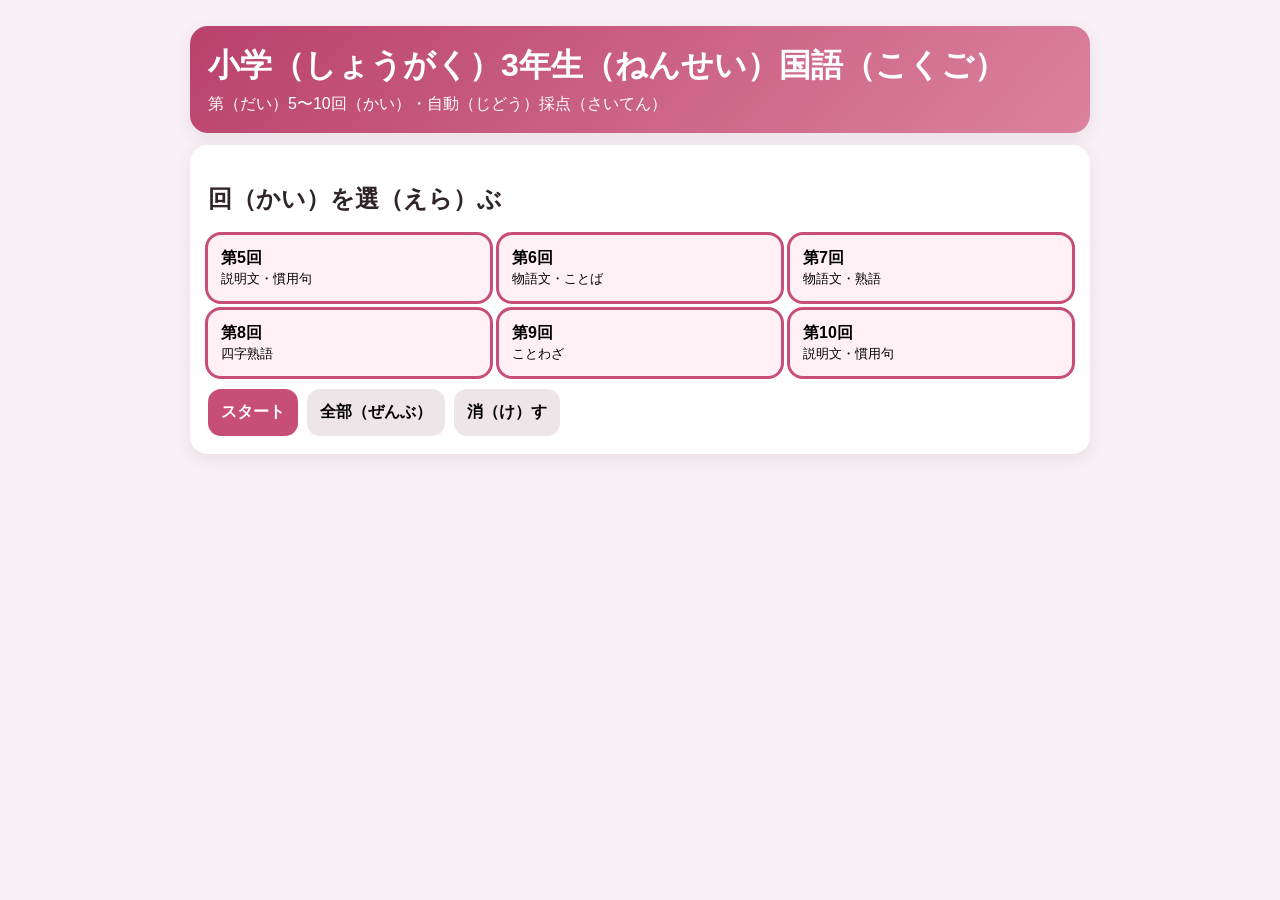
<file: kokugo/index.html>
<!doctype html><meta charset=utf-8><meta name=viewport content="width=device-width,initial-scale=1"><title>小3国語</title><style>body{margin:0;background:#f8f1f5;font-family:-apple-system,"Yu Gothic",sans-serif;color:#30242b}main{max-width:900px;margin:auto;padding:14px}header,.box{background:#fff;border-radius:18px;padding:18px;margin:12px 0;box-shadow:0 5px 18px #61324a18}header{background:linear-gradient(135deg,#b9416b,#dc829e);color:#fff}h1{margin:0 0 6px}.grid{display:grid;grid-template-columns:repeat(3,1fr);gap:9px}button{font:inherit}.lesson,.choice,.btn{border:0;border-radius:13px;padding:13px}.lesson{background:#f4e8ed;text-align:left}.lesson.on{outline:3px solid #c64e77;background:#fff0f5}.lesson b{display:block}.row{display:flex;gap:9px;flex-wrap:wrap;margin-top:13px}.btn{font-weight:800}.go{background:#c64e77;color:#fff}.sub{background:#eee5e9}.q{font-size:22px;line-height:1.65;font-weight:800}.choices{display:grid;gap:10px;margin-top:15px}.choice{text-align:left;background:#fff;border:2px solid #e2d1d8;font-size:18px}.ok{background:#eaf8ef!important;border-color:#16803c!important}.ng{background:#fff0f0!important;border-color:#c62828!important}.hide{display:none}.exp{background:#faf6f8;border-radius:12px;padding:13px;margin-top:12px;line-height:1.6}.bar{height:11px;background:#eadfe4;border-radius:9px;overflow:hidden;margin-top:14px}.bar i{display:block;height:100%;background:#c64e77}.score{font-size:56px;text-align:center;color:#c64e77;font-weight:900}.rev{padding:10px;border-left:6px solid #ccc;margin:8px 0;background:#fffafd}.rev.ok{border-color:#16803c}.rev.ng{border-color:#c62828}@media(max-width:600px){.grid{grid-template-columns:1fr 1fr}.q{font-size:20px}}</style><main><header><h1>小学（しょうがく）3年生（ねんせい）国語（こくご）</h1>第（だい）5〜10回（かい）・自動（じどう）採点（さいてん）</header><section id=s class=box><h2>回（かい）を選（えら）ぶ</h2><div id=g class=grid></div><div class=row><button class="btn go" onclick=start()>スタート</button><button class="btn sub" onclick="sel=new Set([5,6,7,8,9,10]);draw()">全部（ぜんぶ）</button><button class="btn sub" onclick="sel.clear();draw()">消（け）す</button></div></section><section id=q class="box hide"><b id=m></b><div id=t class=q></div><div id=c class=choices></div><div id=e class="exp hide"></div><div class=bar><i id=b></i></div><div class=row><button id=n class="btn go hide" onclick=next()>次（つぎ）</button><button class="btn sub" onclick=home()>中断（ちゅうだん）</button></div></section><section id=r class="box hide"><div id=sc class=score></div><h2 id=rt style="text-align:center"></h2><p id=sm style="text-align:center"></p><div class=row><button class="btn go" onclick=retry()>まちがい直（なお）し</button><button class="btn sub" onclick=home()>選（えら）び直（なお）す</button></div><div id=rv></div></section><script>const L={5:'説明文・慣用句',6:'物語文・ことば',7:'物語文・熟語',8:'四字熟語',9:'ことわざ',10:'説明文・慣用句'},Q=[];const A=(l,k,q,a,e)=>Q.push({l,k,q,a,e});A(5,'説明文','書（か）き始（はじ）めを一字分（いちじぶん）下（さ）げた文章（ぶんしょう）のまとまりは？','形式段落（けいしきだんらく）','形式段落です');A(5,'説明文','段落（だんらく）で筆者（ひっしゃ）が最（もっと）も伝（つた）えたい内容（ないよう）は？','要点（ようてん）','大切な内容が要点です');A(5,'説明文','文章（ぶんしょう）の最後（さいご）のまとめは？','結論（けつろん）','最後のまとめが結論です');[['目（め）を丸（まる）くする','とても驚（おどろ）く'],['目（め）を細（ほそ）める','うれしそうにほほえむ'],['目（め）が回（まわ）る','とても忙（いそが）しい'],['耳（みみ）が痛（いた）い','弱点（じゃくてん）を言（い）われてつらい'],['猫（ねこ）をかぶる','本性（ほんしょう）をかくしておとなしく見（み）せる'],['水（みず）に流（なが）す','過去（かこ）のことを問題（もんだい）にしない'],['顔（かお）が広（ひろ）い','知（し）り合（あ）いが多（おお）い']].forEach(x=>A(5,'慣用句','「'+x[0]+'」の意味（いみ）は？',x[1],x[1]+'ことです'));A(6,'物語文','人物（じんぶつ）の気持（きも）ちを読（よ）む手（て）がかりは？','行動（こうどう）や会話（かいわ）','行動・会話・表情が手がかりです');A(6,'物語文','気持（きも）ちが変（か）わった理由（りゆう）を考（かんが）えるときは？','その前（まえ）のできごとを確（たし）かめる','きっかけを探します');A(6,'ことば','「白（しろ）い花（はな）が庭（にわ）に咲（さ）く」の主語（しゅご）は？','白（しろ）い花（はな）が','何が、に当たる部分です');A(6,'ことば','同（おな）じ文（ぶん）の述語（じゅつご）は？','咲（さ）く','どうする、に当たる部分です');A(6,'ことば','「大（おお）きな犬（いぬ）」で犬をくわしくする言葉は？','大（おお）きな','修飾語です');A(6,'熟語','「国（くに）が立（た）てる」という関係の熟語は？','国立（こくりつ）','主語・述語の関係です');A(6,'熟語','「親（した）しい友（とも）」という関係の熟語は？','親友（しんゆう）','上の漢字が下を説明します');A(7,'物語文','気持（きも）ちの動（うご）きを読（よ）む順番（じゅんばん）は？','できごと→気持（きも）ち→反応（はんのう）','この順番で追います');A(7,'物語文','「肩（かた）を落（お）とす」から分かる気持ちは？','がっかりしている','失望を表します');A(7,'熟語','似（に）た意味（いみ）の漢字を組み合わせた熟語は？','温暖（おんだん）','温と暖は似た意味です');A(7,'熟語','反対（はんたい）の意味の漢字を組み合わせた熟語は？','寒暖（かんだん）','寒と暖は反対です');A(7,'熟語','「書（しょ）を読（よ）む」という関係の熟語は？','読書（どくしょ）','下の漢字が目的を表します');[['意気投合（いきとうごう）','気持（きも）ちや考（かんが）えがぴったり合（あ）う'],['一部始終（いちぶしじゅう）','最初（さいしょ）から最後（さいご）まで全部（ぜんぶ）'],['温故知新（おんこちしん）','昔（むかし）を学（まな）び新（あたら）しい知識（ちしき）を得（え）る'],['我田引水（がでんいんすい）','自分（じぶん）に都合（つごう）よく考（かんが）える'],['完全無欠（かんぜんむけつ）','欠点（けってん）がまったくない'],['前代未聞（ぜんだいみもん）','今（いま）まで聞（き）いたことがないほど珍（めずら）しい'],['大器晩成（たいきばんせい）','大（おお）きな才能（さいのう）が後（あと）になって実（みの）る'],['日進月歩（にっしんげっぽ）','日々（ひび）たえず進歩（しんぽ）する'],['付和雷同（ふわらいどう）','自分の考えをもたず人に合わせる'],['臨機応変（りんきおうへん）','その場（ば）に合（あ）わせて適切（てきせつ）に行動（こうどう）する']].forEach(x=>A(8,'四字熟語','「'+x[0]+'」の意味は？',x[1],x[1]+'ことです'));[['石橋（いしばし）をたたいて渡（わた）る','用心（ようじん）に用心を重（かさ）ねる'],['鬼（おに）に金棒（かなぼう）','強（つよ）いものがさらに強くなる'],['溺（おぼ）れる者（もの）はわらをもつかむ','危険（きけん）が迫（せま）ると頼れないものにもすがる'],['弘法（こうぼう）にも筆（ふで）の誤（あやま）り','名人（めいじん）でも失敗することがある'],['転（ころ）ばぬ先（さき）の杖（つえ）','失敗しないよう前もって準備する'],['提灯（ちょうちん）に釣（つ）り鐘（がね）','比（くら）べものにならないほど差がある'],['塵（ちり）も積（つ）もれば山となる','小さなことも積み重なれば大きくなる'],['時（とき）は金（かね）なり','時間は貴重である'],['長（なが）い物（もの）には巻（ま）かれろ','強い相手には従うほうがよい']].forEach(x=>A(9,'ことわざ','「'+x[0]+'」の意味は？',x[1],x[1]+'という意味です'));A(10,'説明文','文章全体（ぶんしょうぜんたい）で筆者が最も伝えたいことは？','要旨（ようし）','文章全体の中心が要旨です');[['猫（ねこ）の手（て）も借（か）りたい','とても忙しく、だれでもよいから手伝ってほしい'],['青菜（あおな）に塩（しお）','元気がなく、しおれている'],['鵜（う）のみ','よく考えず、そのまま信じる'],['瓜（うり）二（ふた）つ','顔や姿がとてもよく似ている'],['虫（むし）の居所（いどころ）が悪（わる）い','機嫌（きげん）が悪い'],['虫（むし）が知（し）らせる','なんとなく悪い予感がする'],['狐（きつね）につままれる','意外なことにあっけにとられる'],['袋（ふくろ）のねずみ','逃げ出せない状態'],['猫（ねこ）を被（かぶ）る','本性をかくしておとなしく見せる']].forEach(x=>A(10,'慣用句','「'+x[0]+'」の意味は？',x[1],x[1]+'ことです'));let sel=new Set([5,6,7,8,9,10]),items=[],idx=0,ans=[],lock=0;const $=x=>document.getElementById(x),mix=a=>[...a].sort(()=>Math.random()-.5);function opts(a){return mix([a,'文字（もじ）どおりの意味','とても楽（たの）しい','何（なに）もしなくてよい'])}function draw(){g.innerHTML='';Object.keys(L).forEach(k=>{let x=document.createElement('button');x.className='lesson'+(sel.has(+k)?' on':'');x.innerHTML='<b>第'+k+'回</b><small>'+L[k]+'</small>';x.onclick=()=>{sel.has(+k)?sel.delete(+k):sel.add(+k);draw()};g.appendChild(x)})}function start(list){items=list||mix(Q.filter(x=>sel.has(x.l)));if(!items.length)return alert('回を選んでください');idx=0;ans=[];s.classList.add('hide');r.classList.add('hide');q.classList.remove('hide');show()}function show(){lock=0;let x=items[idx],o=opts(x.a);m.textContent='第'+x.l+'回・'+x.k+'　'+(idx+1)+' / '+items.length;t.textContent=x.q;c.innerHTML='';e.classList.add('hide');n.classList.add('hide');o.forEach(v=>{let z=document.createElement('button');z.className='choice';z.textContent=v;z.onclick=()=>pick(v,z,o);c.appendChild(z)});b.style.width=idx/items.length*100+'%'}function pick(v,z,o){if(lock)return;lock=1;ans[idx]=v;[...c.children].forEach((x,i)=>{x.disabled=1;if(o[i]===items[idx].a)x.classList.add('ok')});if(v!==items[idx].a)z.classList.add('ng');e.textContent=(v===items[idx].a?'正解！ ':'おしい！ ')+items[idx].e;e.classList.remove('hide');n.classList.remove('hide')}function next(){if(++idx<items.length)show();else done()}function done(){q.classList.add('hide');r.classList.remove('hide');let good=items.filter((x,i)=>ans[i]===x.a).length,p=Math.round(good/items.length*100);sc.textContent=p+'点';rt.textContent=p>=90?'すばらしい！':p>=75?'よくできました！':'まちがい直しをしよう';sm.textContent=items.length+'問のうち '+good+'問正解';rv.innerHTML='';items.forEach((x,i)=>{let d=document.createElement('div'),ok=ans[i]===x.a;d.className='rev '+(ok?'ok':'ng');d.innerHTML='<b>'+x.q+'</b><br>あなたの答え：'+ans[i]+'<br>正解：'+x.a+'<br>'+x.e;rv.appendChild(d)})}function retry(){start(items.filter((x,i)=>ans[i]!==x.a))}function home(){q.classList.add('hide');r.classList.add('hide');s.classList.remove('hide')}draw();</script>
</file>
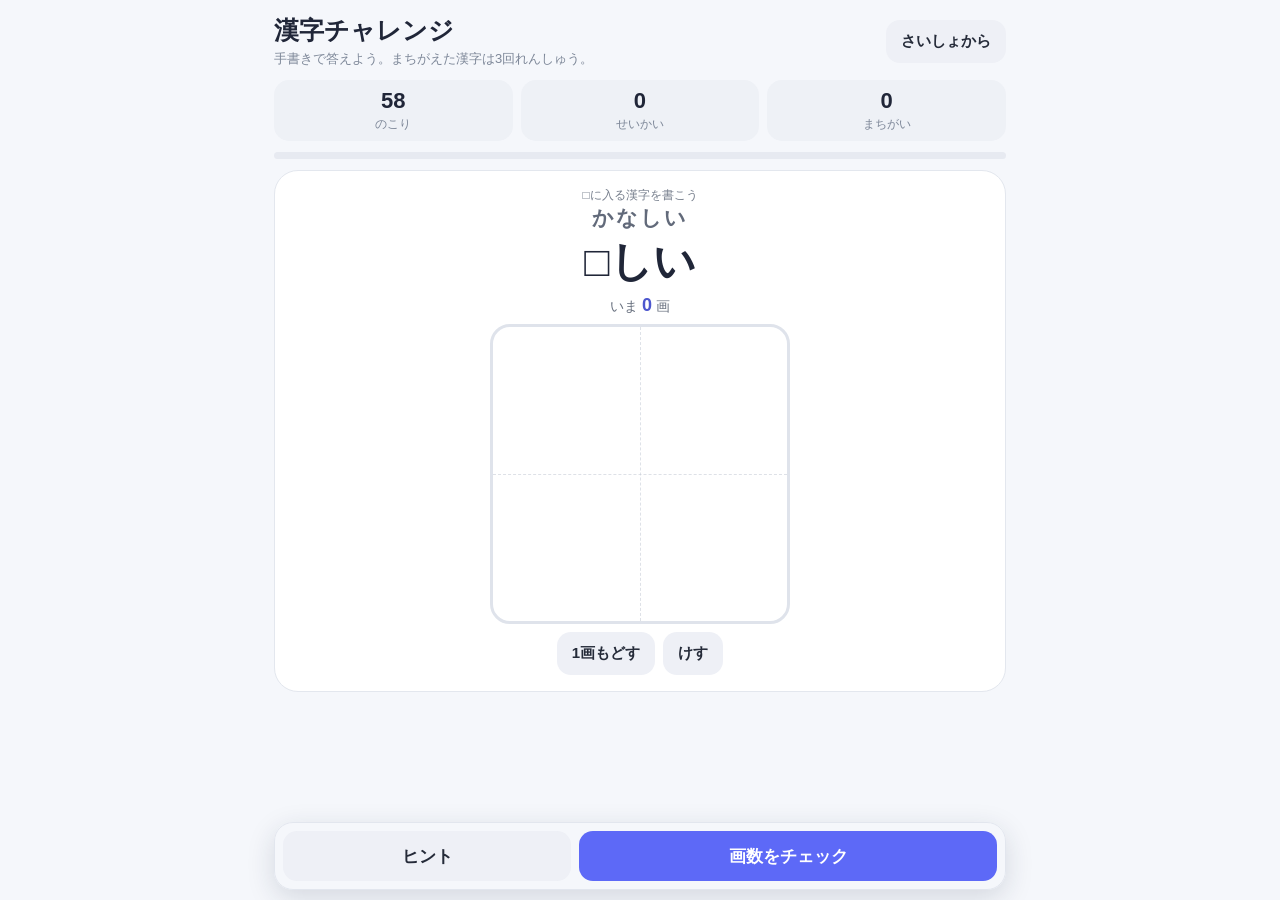
<file: quiz-v10/index.html>
<!DOCTYPE html><html lang="ja"><head><meta charset="UTF-8"><meta name="viewport" content="width=device-width,initial-scale=1,maximum-scale=1,user-scalable=no,viewport-fit=cover"><title>漢字チャレンジ</title><style>*{box-sizing:border-box}html,body{margin:0;background:#f5f7fb;font-family:-apple-system,BlinkMacSystemFont,"Hiragino Sans","Yu Gothic",sans-serif;color:#202638;overscroll-behavior:none}.wrap{max-width:760px;margin:auto;padding:14px 14px 110px}.top{display:flex;justify-content:space-between;align-items:center}.title{font-size:25px;font-weight:800}.sub{font-size:13px;color:#7d8798;margin-top:3px}.btn{border:0;border-radius:14px;padding:12px 15px;font-size:15px;font-weight:700;background:#eef0f6;color:#252b39;touch-action:manipulation}.primary{background:#5d69f7;color:#fff}.good{background:#e7f8f0;color:#117653}.bad{background:#fff0f0;color:#bd3d3d}.stats{display:grid;grid-template-columns:repeat(3,1fr);gap:8px;margin-top:12px}.stat{background:#eef1f6;border-radius:15px;padding:8px;text-align:center}.stat b{display:block;font-size:22px}.stat span{font-size:12px;color:#7d8798}.bar{height:7px;background:#e7eaf1;border-radius:999px;margin:11px 0;overflow:hidden}.bar i{display:block;height:100%;background:#5d69f7}.card{background:#fff;border:1px solid #e3e7ee;border-radius:24px;padding:16px 12px;text-align:center}.small{font-size:12px;color:#777f8d}.reading{font-size:21px;font-weight:700;color:#626a7a;letter-spacing:2px}.word{font-size:42px;font-weight:800;margin:2px 0 4px}.stroke{font-size:14px;color:#6a7280;margin:5px 0 8px}.stroke strong{font-size:18px;color:#4d57ce}.pad{position:relative;width:min(72vw,300px);height:min(72vw,300px);margin:auto;border:3px solid #dfe3eb;border-radius:20px;background:#fff;overflow:hidden;touch-action:none}.pad:before,.pad:after{content:"";position:absolute;z-index:1;pointer-events:none;opacity:.55}.pad:before{left:50%;top:0;bottom:0;border-left:1px dashed #c4cad5}.pad:after{top:50%;left:0;right:0;border-top:1px dashed #c4cad5}.kvgGuide{position:absolute;inset:4%;z-index:2;pointer-events:none}.kvgGuide svg{width:100%;height:100%;display:block}.kvgGuide path{stroke:#a9b2ff!important;stroke-width:4.5!important;fill:none!important;opacity:.48}.kvgGuide text{fill:#5d69f7!important;font-size:9px!important;font-weight:800!important;opacity:.95}.fallbackChar{position:absolute;inset:0;display:flex;align-items:center;justify-content:center;font-family:"Hiragino Mincho ProN","Yu Mincho",serif;font-size:min(54vw,225px);color:rgba(93,105,247,.22)}canvas{position:absolute;inset:0;width:100%;height:100%;z-index:3;touch-action:none}.padBtns{display:flex;justify-content:center;gap:8px;margin-top:8px}.feedback{margin-top:10px;padding:11px;border-radius:14px;font-size:15px;display:none}.feedback.show{display:block}.feedback.ok{background:#eaf8f2;color:#137452}.feedback.err{background:#fff0f0;color:#b33c3c}.answer,.practice{display:none;margin-top:12px;padding:14px;border-radius:17px;background:#fff8e9}.answer.show,.practice.show{display:block}.big{font-size:58px;font-weight:800}.judge{display:grid;grid-template-columns:1fr 1fr;gap:9px;margin-top:8px}.nextBtn{display:none;width:100%;margin-top:10px;font-size:18px;min-height:52px}.nextBtn.show{display:block}.sticky{position:fixed;left:12px;right:12px;bottom:10px;max-width:732px;margin:auto;z-index:20;background:rgba(245,247,251,.97);padding:8px;border:1px solid #e2e6ee;border-radius:19px;display:grid;grid-template-columns:1fr 1.45fr;gap:8px;box-shadow:0 8px 28px rgba(30,40,70,.15)}.sticky .btn{min-height:50px;font-size:17px}.hidden{display:none!important}.done{text-align:center;padding:40px 10px;display:none}.done.show{display:block}@media(max-width:390px){.pad{width:min(68vw,270px);height:min(68vw,270px)}.word{font-size:38px}}</style></head><body><div class="wrap"><div class="top"><div><div class="title">漢字チャレンジ</div><div class="sub">手書きで答えよう。まちがえた漢字は3回れんしゅう。</div></div><button class="btn" id="restartTop">さいしょから</button></div><div class="stats"><div class="stat"><b id="left">0</b><span>のこり</span></div><div class="stat"><b id="right">0</b><span>せいかい</span></div><div class="stat"><b id="wrong">0</b><span>まちがい</span></div></div><div class="bar"><i id="progress"></i></div><section class="card" id="card"><div class="small">□に入る漢字を書こう</div><div class="reading" id="reading"></div><div class="word" id="word"></div><div class="stroke">いま <strong id="count">0</strong> 画</div><div class="pad"><canvas id="mainCanvas"></canvas></div><div class="padBtns"><button class="btn" id="undo">1画もどす</button><button class="btn" id="clear">けす</button></div><div id="feedback" class="feedback"></div><div id="answerBox" class="answer"><div class="small" id="fullWord"></div><div class="big" id="answerChar"></div><div class="small" id="expected"></div><div class="judge"><button class="btn bad" id="shapeBad">かたちがちがう</button><button class="btn good" id="shapeGood">できた！</button></div><button class="btn primary nextBtn" id="nextBtn">つぎのもんだい</button></div><div id="practiceBox" class="practice"><div class="small">お手本</div><div class="big" id="teachChar"></div><div style="margin:5px 0 8px;color:#76622d">数字のじゅんばんになぞって書こう</div><div class="small" id="practiceMsg"></div><div class="pad" style="margin-top:9px"><div class="kvgGuide" id="kvgGuide"></div><canvas id="practiceCanvas"></canvas></div><div class="stroke">いま <strong id="practiceCount">0</strong> 画</div><div class="padBtns"><button class="btn" id="pUndo">1画もどす</button><button class="btn" id="pClear">けす</button><button class="btn primary" id="pDone">この1回をおわる</button></div></div></section><section id="done" class="done"><div style="font-size:70px">🏆</div><h2>ぜんぶできた！</h2><p>よくがんばりました！</p><button class="btn primary" id="restart">もう1回</button></section></div><div id="sticky" class="sticky"><button class="btn" id="hint">ヒント</button><button class="btn primary" id="check">画数をチェック</button></div><script>(()=>{const DATA=`世|世界|せかい|5
全|全部|ぜんぶ|6
練|練習|れんしゅう|14
住|住所|じゅうしょ|7
面|面積|めんせき|9
湖|湖畔|こはん|12
県|県内|けんない|9
相|相手|あいて|9
具|道具|どうぐ|8
運|運動|うんどう|12
定|予定|よてい|8
部|部分|ぶぶん|11
秒|秒針|びょうしん|9
服|洋服|ようふく|8
景|景色|けしき|12
童|児童|じどう|12
指|指示|しじ|9
昔|昔話|むかしばなし|8
題|問題|もんだい|18
予|予定|よてい|4
球|野球|やきゅう|11
有|有名|ゆうめい|6
悲|悲しい|かなしい|12
反|反対|はんたい|4
坂|坂道|さかみち|7
仕|仕事|しごと|5
登|登場|とうじょう|12
緑|緑色|みどりいろ|14
村|村人|むらびと|7
助|助ける|たすける|7
岸|海岸|かいがん|8
路|道路|どうろ|13
氷|氷水|こおりみず|5
鉄|鉄道|てつどう|13
農|農業|のうぎょう|13
館|図書館|としょかん|16
横|横道|よこみち|15
区|地区|ちく|4
感|感想|かんそう|13
安|安全|あんぜん|6
平|平和|へいわ|5
事|仕事|しごと|8
酒|お酒|おさけ|10
温|温度|おんど|12
所|場所|ばしょ|8
次|次回|じかい|6
界|世界|せかい|9
深|深い|ふかい|11
葉|葉っぱ|はっぱ|12
詩|詩集|ししゅう|13
落|落ちる|おちる|12
決|決める|きめる|7
問|問題|もんだい|11
使|使う|つかう|8
味|味見|あじみ|8
動|運動|うんどう|11
進|進む|すすむ|11
始|始める|はじめる|8`;const bank=DATA.split('\n').map(s=>{const[a,b,c,d]=s.split('|');return{char:a,word:b,reading:c,strokes:+d}}),$=id=>document.getElementById(id);let queue=[],cur=null,mastered=new Set(),wrong=new Set(),mode='quiz',leftPractice=3;function shuffle(a){for(let i=a.length-1;i>0;i--){const j=Math.floor(Math.random()*(i+1));[a[i],a[j]]=[a[j],a[i]]}return a}function makePad(canvas,countEl){let strokes=[],drawing=false,current=[];const ctx=canvas.getContext('2d');function fit(){const r=canvas.getBoundingClientRect(),d=window.devicePixelRatio||1;canvas.width=Math.max(1,Math.round(r.width*d));canvas.height=Math.max(1,Math.round(r.height*d));ctx.setTransform(d,0,0,d,0,0);redraw()}function redraw(){const w=canvas.clientWidth,h=canvas.clientHeight;ctx.clearRect(0,0,w,h);ctx.lineWidth=7;ctx.lineCap='round';ctx.lineJoin='round';ctx.strokeStyle='#202638';for(const s of strokes){if(s.length<2)continue;ctx.beginPath();ctx.moveTo(s[0].x,s[0].y);for(let i=1;i<s.length;i++)ctx.lineTo(s[i].x,s[i].y);ctx.stroke()}countEl.textContent=strokes.length}function pos(e){const r=canvas.getBoundingClientRect();return{x:e.clientX-r.left,y:e.clientY-r.top}}function prevent(e){if(e.cancelable)e.preventDefault()}canvas.addEventListener('touchstart',prevent,{passive:false});canvas.addEventListener('touchmove',prevent,{passive:false});canvas.addEventListener('pointerdown',e=>{prevent(e);drawing=true;current=[pos(e)];try{canvas.setPointerCapture(e.pointerId)}catch(_){}});canvas.addEventListener('pointermove',e=>{if(!drawing)return;prevent(e);current.push(pos(e));redraw();const n=current.length;if(n>1){ctx.beginPath();ctx.moveTo(current[n-2].x,current[n-2].y);ctx.lineTo(current[n-1].x,current[n-1].y);ctx.stroke()}});function end(e){if(!drawing)return;prevent(e);drawing=false;if(current.length===1)current.push({x:current[0].x+.1,y:current[0].y+.1});strokes.push(current);current=[];redraw()}canvas.addEventListener('pointerup',end);canvas.addEventListener('pointercancel',end);return{fit,clear(){strokes=[];redraw()},undo(){strokes.pop();redraw()},count(){return strokes.length}}}const mainPad=makePad($('mainCanvas'),$('count')),practicePad=makePad($('practiceCanvas'),$('practiceCount'));function stats(){const d=mastered.size;$('left').textContent=bank.length-d;$('right').textContent=d;$('wrong').textContent=wrong.size;$('progress').style.width=(d/bank.length*100)+'%'}function masked(x){return x.word.replace(x.char,'□')}function next(){if(mastered.size===bank.length){$('card').classList.add('hidden');$('done').classList.add('show');$('sticky').classList.add('hidden');return}while(queue.length&&mastered.has(queue[0].char))queue.shift();if(!queue.length)queue=shuffle(bank.filter(x=>!mastered.has(x.char)));cur=queue.shift();mode='quiz';$('reading').textContent=cur.reading;$('word').textContent=masked(cur);$('feedback').className='feedback';$('answerBox').classList.remove('show');$('practiceBox').classList.remove('show');$('nextBtn').classList.remove('show');$('sticky').classList.remove('hidden');mainPad.fit();mainPad.clear();stats();window.scrollTo(0,0)}function reset(){mastered.clear();wrong.clear();queue=shuffle(bank.slice());$('card').classList.remove('hidden');$('done').classList.remove('show');next()}$('undo').onclick=()=>mainPad.undo();$('clear').onclick=()=>mainPad.clear();$('pUndo').onclick=()=>practicePad.undo();$('pClear').onclick=()=>practicePad.clear();$('hint').onclick=()=>{$('feedback').className='feedback show';$('feedback').textContent=`ヒント：ことばは「${cur.word}」`};async function loadKvg(ch){const box=$('kvgGuide');box.innerHTML=`<div class="fallbackChar">${ch}</div>`;try{const hex=ch.codePointAt(0).toString(16).padStart(5,'0');const url=`https://raw.githubusercontent.com/KanjiVG/kanjivg/master/kanji/${hex}.svg`;const r=await fetch(url,{cache:'force-cache'});if(!r.ok)throw 0;const txt=await r.text();const doc=new DOMParser().parseFromString(txt,'image/svg+xml');const svg=doc.documentElement;svg.setAttribute('viewBox','0 0 109 109');svg.removeAttribute('width');svg.removeAttribute('height');svg.querySelectorAll('path').forEach(p=>{p.removeAttribute('style');p.setAttribute('stroke','#a9b2ff');p.setAttribute('fill','none');p.setAttribute('stroke-width','4.5')});svg.querySelectorAll('text').forEach(t=>{t.removeAttribute('style');t.setAttribute('fill','#5d69f7');t.setAttribute('font-size','9');t.setAttribute('font-weight','800')});box.innerHTML='';box.appendChild(svg)}catch(e){}}function startPractice(){mode='practice';leftPractice=3;$('sticky').classList.add('hidden');$('answerBox').classList.remove('show');$('practiceBox').classList.add('show');$('teachChar').textContent=cur.char;$('practiceMsg').textContent=`数字のじゅんばんに「${cur.char}」をなぞろう。あと3回。`;loadKvg(cur.char);requestAnimationFrame(()=>{practicePad.fit();practicePad.clear();$('practiceBox').scrollIntoView({behavior:'smooth',block:'start'})})}$('check').onclick=()=>{if(mode!=='quiz')return;const n=mainPad.count();if(!n){$('feedback').className='feedback show err';$('feedback').textContent='まず漢字を書いてね。';return}if(n!==cur.strokes){wrong.add(cur.char);$('feedback').className='feedback show err';$('feedback').textContent=`画数がちがうよ。${n}画ではなく、${cur.strokes}画です。`;stats();startPractice();return}$('feedback').className='feedback show ok';$('feedback').textContent=`画数はせいかい！ ${cur.strokes}画です。`;$('fullWord').textContent=`${cur.word}（${cur.reading}）`;$('answerChar').textContent=cur.char;$('expected').textContent=`正しい画数：${cur.strokes}画`;$('answerBox').classList.add('show');mode='judge';$('answerBox').scrollIntoView({behavior:'smooth',block:'center'})};$('shapeBad').onclick=()=>{wrong.add(cur.char);stats();startPractice()};$('shapeGood').onclick=()=>{mastered.add(cur.char);wrong.delete(cur.char);stats();$('shapeBad').classList.add('hidden');$('shapeGood').classList.add('hidden');$('nextBtn').classList.add('show');$('expected').textContent='できた！';mode='next'};$('nextBtn').onclick=()=>{ $('shapeBad').classList.remove('hidden');$('shapeGood').classList.remove('hidden');next()};$('pDone').onclick=()=>{const n=practicePad.count();if(n!==cur.strokes){$('practiceMsg').textContent=`いまは${n}画。正しくは${cur.strokes}画です。もう一度。`;practicePad.clear();return}leftPractice--;practicePad.clear();if(leftPractice>0){$('practiceMsg').textContent=`できた！ あと${leftPractice}回。`}else{const pos=Math.min(queue.length,3+Math.floor(Math.random()*3));queue.splice(pos,0,cur);$('practiceMsg').textContent='れんしゅうできた！';setTimeout(next,700)}};$('restart').onclick=reset;$('restartTop').onclick=reset;reset()})();</script></body></html>
</file>
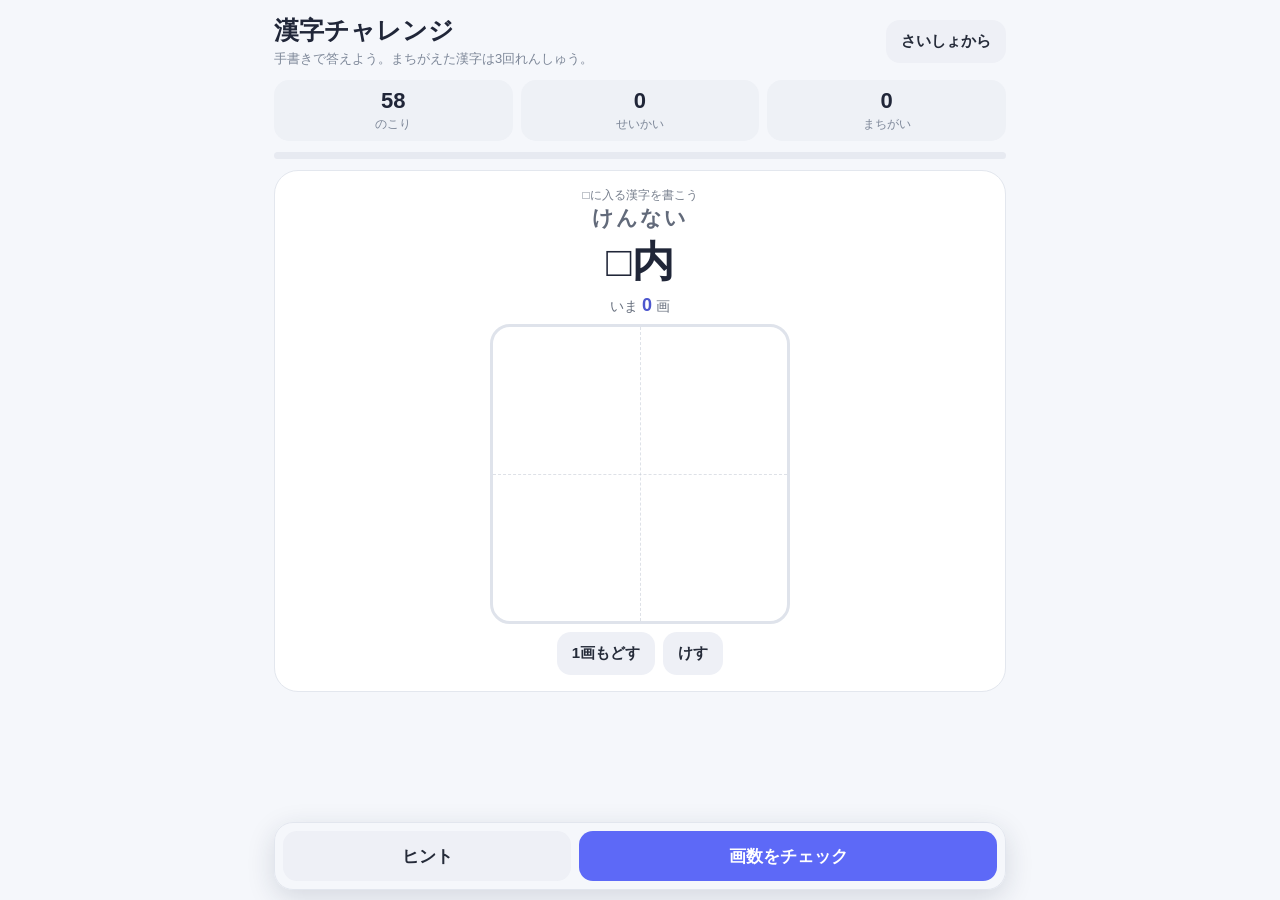
<file: quiz-v9/index.html>
<!DOCTYPE html><html lang="ja"><head><meta charset="UTF-8"><meta name="viewport" content="width=device-width,initial-scale=1,maximum-scale=1,user-scalable=no,viewport-fit=cover"><title>漢字チャレンジ</title><style>*{box-sizing:border-box}html,body{margin:0;background:#f5f7fb;font-family:-apple-system,BlinkMacSystemFont,"Hiragino Sans","Yu Gothic",sans-serif;color:#202638;overscroll-behavior:none}.wrap{max-width:760px;margin:auto;padding:14px 14px 110px}.top{display:flex;justify-content:space-between;align-items:center}.title{font-size:25px;font-weight:800}.sub{font-size:13px;color:#7d8798;margin-top:3px}.btn{border:0;border-radius:14px;padding:12px 15px;font-size:15px;font-weight:700;background:#eef0f6;color:#252b39}.primary{background:#5d69f7;color:#fff}.good{background:#e7f8f0;color:#117653}.bad{background:#fff0f0;color:#bd3d3d}.stats{display:grid;grid-template-columns:repeat(3,1fr);gap:8px;margin-top:12px}.stat{background:#eef1f6;border-radius:15px;padding:8px;text-align:center}.stat b{display:block;font-size:22px}.stat span{font-size:12px;color:#7d8798}.bar{height:7px;background:#e7eaf1;border-radius:999px;margin:11px 0;overflow:hidden}.bar i{display:block;height:100%;background:#5d69f7}.card{background:#fff;border:1px solid #e3e7ee;border-radius:24px;padding:16px 12px;text-align:center}.small{font-size:12px;color:#777f8d}.reading{font-size:21px;font-weight:700;color:#626a7a;letter-spacing:2px}.word{font-size:42px;font-weight:800;margin:2px 0 4px}.stroke{font-size:14px;color:#6a7280;margin:5px 0 8px}.stroke strong{font-size:18px;color:#4d57ce}.pad{position:relative;width:min(72vw,300px);height:min(72vw,300px);margin:auto;border:3px solid #dfe3eb;border-radius:20px;background:#fff;overflow:hidden;touch-action:none}.pad:before,.pad:after{content:"";position:absolute;z-index:1;pointer-events:none;opacity:.55}.pad:before{left:50%;top:0;bottom:0;border-left:1px dashed #c4cad5}.pad:after{top:50%;left:0;right:0;border-top:1px dashed #c4cad5}.guide{position:absolute;inset:0;z-index:4;display:flex;align-items:center;justify-content:center;font-family:"Hiragino Mincho ProN","Yu Mincho",serif;font-size:min(54vw,225px);color:rgba(93,105,247,.24);pointer-events:none}canvas{position:absolute;inset:0;width:100%;height:100%;z-index:3;touch-action:none}.padBtns{display:flex;justify-content:center;gap:8px;margin-top:8px}.feedback{margin-top:10px;padding:11px;border-radius:14px;font-size:15px;display:none}.feedback.show{display:block}.feedback.ok{background:#eaf8f2;color:#137452}.feedback.err{background:#fff0f0;color:#b33c3c}.answer,.practice{display:none;margin-top:12px;padding:14px;border-radius:17px;background:#fff8e9}.answer.show,.practice.show{display:block}.big{font-size:58px;font-weight:800}.judge{display:grid;grid-template-columns:1fr 1fr;gap:9px;margin-top:8px}.sticky{position:fixed;left:12px;right:12px;bottom:10px;max-width:732px;margin:auto;z-index:20;background:rgba(245,247,251,.97);padding:8px;border:1px solid #e2e6ee;border-radius:19px;display:grid;grid-template-columns:1fr 1.45fr;gap:8px;box-shadow:0 8px 28px rgba(30,40,70,.15)}.sticky .btn{min-height:50px;font-size:17px}.hidden{display:none!important}.done{text-align:center;padding:40px 10px;display:none}.done.show{display:block}@media(max-width:390px){.pad{width:min(68vw,270px);height:min(68vw,270px)}.guide{font-size:min(50vw,200px)}.word{font-size:38px}}</style></head><body><div class="wrap"><div class="top"><div><div class="title">漢字チャレンジ</div><div class="sub">手書きで答えよう。まちがえた漢字は3回れんしゅう。</div></div><button class="btn" id="restartTop">さいしょから</button></div><div class="stats"><div class="stat"><b id="left">0</b><span>のこり</span></div><div class="stat"><b id="right">0</b><span>せいかい</span></div><div class="stat"><b id="wrong">0</b><span>まちがい</span></div></div><div class="bar"><i id="progress"></i></div><section class="card" id="card"><div class="small">□に入る漢字を書こう</div><div class="reading" id="reading"></div><div class="word" id="word"></div><div class="stroke">いま <strong id="count">0</strong> 画</div><div class="pad"><canvas id="mainCanvas"></canvas></div><div class="padBtns"><button class="btn" id="undo">1画もどす</button><button class="btn" id="clear">けす</button></div><div id="feedback" class="feedback"></div><div id="answerBox" class="answer"><div class="small" id="fullWord"></div><div class="big" id="answerChar"></div><div class="small" id="expected"></div><div class="judge"><button class="btn bad" id="shapeBad">かたちがちがう</button><button class="btn good" id="shapeGood">できた！</button></div></div><div id="practiceBox" class="practice"><div class="small">お手本</div><div class="big" id="teachChar"></div><div style="margin:5px 0 8px;color:#76622d">うすい漢字をなぞって書こう</div><div class="small" id="practiceMsg"></div><div class="pad" style="margin-top:9px"><canvas id="practiceCanvas"></canvas><div class="guide" id="guide"></div></div><div class="stroke">いま <strong id="practiceCount">0</strong> 画</div><div class="padBtns"><button class="btn" id="pUndo">1画もどす</button><button class="btn" id="pClear">けす</button><button class="btn primary" id="pDone">この1回をおわる</button></div></div></section><section id="done" class="done"><div style="font-size:70px">🏆</div><h2>ぜんぶできた！</h2><p>よくがんばりました！</p><button class="btn primary" id="restart">もう1回</button></section></div><div id="sticky" class="sticky"><button class="btn" id="hint">ヒント</button><button class="btn primary" id="check">画数をチェック</button></div><script>(()=>{const DATA=`世|世界|せかい|5
全|全部|ぜんぶ|6
練|練習|れんしゅう|14
住|住所|じゅうしょ|7
面|面積|めんせき|9
湖|湖畔|こはん|12
県|県内|けんない|9
相|相手|あいて|9
具|道具|どうぐ|8
運|運動|うんどう|12
定|予定|よてい|8
部|部分|ぶぶん|11
秒|秒針|びょうしん|9
服|洋服|ようふく|8
景|景色|けしき|12
童|児童|じどう|12
指|指示|しじ|9
昔|昔話|むかしばなし|8
題|問題|もんだい|18
予|予定|よてい|4
球|野球|やきゅう|11
有|有名|ゆうめい|6
悲|悲しい|かなしい|12
反|反対|はんたい|4
坂|坂道|さかみち|7
仕|仕事|しごと|5
登|登場|とうじょう|12
緑|緑色|みどりいろ|14
村|村人|むらびと|7
助|助ける|たすける|7
岸|海岸|かいがん|8
路|道路|どうろ|13
氷|氷水|こおりみず|5
鉄|鉄道|てつどう|13
農|農業|のうぎょう|13
館|図書館|としょかん|16
横|横道|よこみち|15
区|地区|ちく|4
感|感想|かんそう|13
安|安全|あんぜん|6
平|平和|へいわ|5
事|仕事|しごと|8
酒|お酒|おさけ|10
温|温度|おんど|12
所|場所|ばしょ|8
次|次回|じかい|6
界|世界|せかい|9
深|深い|ふかい|11
葉|葉っぱ|はっぱ|12
詩|詩集|ししゅう|13
落|落ちる|おちる|12
決|決める|きめる|7
問|問題|もんだい|11
使|使う|つかう|8
味|味見|あじみ|8
動|運動|うんどう|11
進|進む|すすむ|11
始|始める|はじめる|8`;const bank=DATA.split('\n').map(s=>{const[a,b,c,d]=s.split('|');return{char:a,word:b,reading:c,strokes:+d}}),$=id=>document.getElementById(id);let queue=[],cur=null,mastered=new Set(),wrong=new Set(),mode='quiz',leftPractice=3;function shuffle(a){for(let i=a.length-1;i>0;i--){const j=Math.floor(Math.random()*(i+1));[a[i],a[j]]=[a[j],a[i]]}return a}function makePad(canvas,countEl){let strokes=[],drawing=false,current=[];const ctx=canvas.getContext('2d');function fit(){const r=canvas.getBoundingClientRect(),d=window.devicePixelRatio||1;canvas.width=Math.max(1,Math.round(r.width*d));canvas.height=Math.max(1,Math.round(r.height*d));ctx.setTransform(d,0,0,d,0,0);redraw()}function redraw(){const w=canvas.clientWidth,h=canvas.clientHeight;ctx.clearRect(0,0,w,h);ctx.lineWidth=7;ctx.lineCap='round';ctx.lineJoin='round';ctx.strokeStyle='#202638';for(const s of strokes){if(s.length<2)continue;ctx.beginPath();ctx.moveTo(s[0].x,s[0].y);for(let i=1;i<s.length;i++)ctx.lineTo(s[i].x,s[i].y);ctx.stroke()}countEl.textContent=strokes.length}function pos(e){const r=canvas.getBoundingClientRect();return{x:e.clientX-r.left,y:e.clientY-r.top}}function prevent(e){if(e.cancelable)e.preventDefault()}canvas.addEventListener('touchstart',prevent,{passive:false});canvas.addEventListener('touchmove',prevent,{passive:false});canvas.addEventListener('pointerdown',e=>{prevent(e);drawing=true;current=[pos(e)];try{canvas.setPointerCapture(e.pointerId)}catch(_){}});canvas.addEventListener('pointermove',e=>{if(!drawing)return;prevent(e);current.push(pos(e));redraw();const n=current.length;if(n>1){ctx.beginPath();ctx.moveTo(current[n-2].x,current[n-2].y);ctx.lineTo(current[n-1].x,current[n-1].y);ctx.stroke()}});function end(e){if(!drawing)return;prevent(e);drawing=false;if(current.length===1)current.push({x:current[0].x+.1,y:current[0].y+.1});strokes.push(current);current=[];redraw()}canvas.addEventListener('pointerup',end);canvas.addEventListener('pointercancel',end);return{fit,clear(){strokes=[];redraw()},undo(){strokes.pop();redraw()},count(){return strokes.length}}}const mainPad=makePad($('mainCanvas'),$('count')),practicePad=makePad($('practiceCanvas'),$('practiceCount'));function stats(){const d=mastered.size;$('left').textContent=bank.length-d;$('right').textContent=d;$('wrong').textContent=wrong.size;$('progress').style.width=(d/bank.length*100)+'%'}function masked(x){return x.word.replace(x.char,'□')}function next(){if(mastered.size===bank.length){$('card').classList.add('hidden');$('done').classList.add('show');$('sticky').classList.add('hidden');return}while(queue.length&&mastered.has(queue[0].char))queue.shift();if(!queue.length)queue=shuffle(bank.filter(x=>!mastered.has(x.char)));cur=queue.shift();mode='quiz';$('reading').textContent=cur.reading;$('word').textContent=masked(cur);$('feedback').className='feedback';$('answerBox').classList.remove('show');$('practiceBox').classList.remove('show');$('sticky').classList.remove('hidden');mainPad.fit();mainPad.clear();stats();window.scrollTo(0,0)}function reset(){mastered.clear();wrong.clear();queue=shuffle(bank.slice());$('card').classList.remove('hidden');$('done').classList.remove('show');next()}$('undo').onclick=()=>mainPad.undo();$('clear').onclick=()=>mainPad.clear();$('pUndo').onclick=()=>practicePad.undo();$('pClear').onclick=()=>practicePad.clear();$('hint').onclick=()=>{$('feedback').className='feedback show';$('feedback').textContent=`ヒント：ことばは「${cur.word}」`};function startPractice(){mode='practice';leftPractice=3;$('sticky').classList.add('hidden');$('answerBox').classList.remove('show');$('practiceBox').classList.add('show');$('teachChar').textContent=cur.char;$('guide').textContent=cur.char;$('practiceMsg').textContent=`「${cur.char}」をなぞろう。あと3回。`;requestAnimationFrame(()=>{practicePad.fit();practicePad.clear();$('practiceBox').scrollIntoView({behavior:'smooth',block:'start'})})}$('check').onclick=()=>{if(mode!=='quiz')return;const n=mainPad.count();if(!n){$('feedback').className='feedback show err';$('feedback').textContent='まず漢字を書いてね。';return}if(n!==cur.strokes){wrong.add(cur.char);$('feedback').className='feedback show err';$('feedback').textContent=`画数がちがうよ。${n}画ではなく、${cur.strokes}画です。`;stats();startPractice();return}$('feedback').className='feedback show ok';$('feedback').textContent=`画数はせいかい！ ${cur.strokes}画です。`;$('fullWord').textContent=`${cur.word}（${cur.reading}）`;$('answerChar').textContent=cur.char;$('expected').textContent=`正しい画数：${cur.strokes}画`;$('answerBox').classList.add('show');mode='judge';$('answerBox').scrollIntoView({behavior:'smooth',block:'center'})};$('shapeBad').onclick=()=>{wrong.add(cur.char);stats();startPractice()};$('shapeGood').onclick=()=>{mastered.add(cur.char);wrong.delete(cur.char);stats();$('feedback').className='feedback show ok';$('feedback').textContent='できた！ つぎのもんだいへ。';setTimeout(next,650)};$('pDone').onclick=()=>{const n=practicePad.count();if(n!==cur.strokes){$('practiceMsg').textContent=`いまは${n}画。正しくは${cur.strokes}画です。もう一度。`;practicePad.clear();return}leftPractice--;practicePad.clear();if(leftPractice>0){$('practiceMsg').textContent=`できた！ あと${leftPractice}回。`}else{const pos=Math.min(queue.length,3+Math.floor(Math.random()*3));queue.splice(pos,0,cur);$('practiceMsg').textContent='れんしゅうできた！ つぎのもんだいへ。';setTimeout(next,700)}};$('restart').onclick=reset;$('restartTop').onclick=reset;reset()})();</script></body></html>
</file>
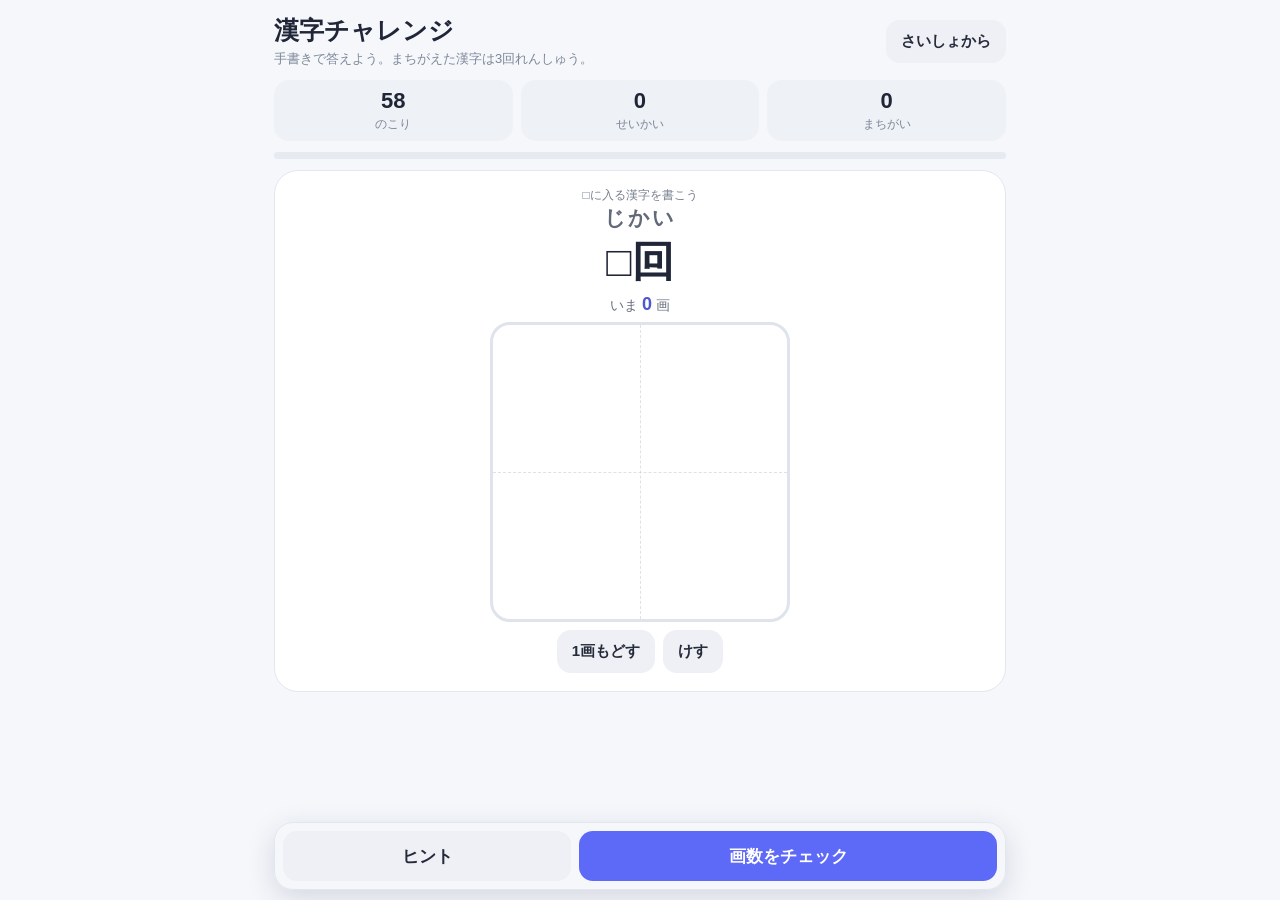
<file: quiz/index.html>
<!DOCTYPE html><html lang="ja"><head><meta charset="UTF-8"><meta name="viewport" content="width=device-width,initial-scale=1,maximum-scale=1,user-scalable=no,viewport-fit=cover"><title>漢字チャレンジ</title><style>*{box-sizing:border-box}html,body{margin:0;background:#f5f7fb;font-family:-apple-system,BlinkMacSystemFont,"Hiragino Sans","Yu Gothic",sans-serif;color:#202638;overscroll-behavior:none}.wrap{max-width:760px;margin:auto;padding:14px 14px calc(110px + env(safe-area-inset-bottom))}.top{display:flex;justify-content:space-between;align-items:center;gap:10px}h1{margin:0;font-size:25px}.sub{color:#7d8798;font-size:13px;margin-top:3px}.btn{border:0;border-radius:14px;padding:12px 15px;font-size:15px;font-weight:700;background:#eef0f6;color:#252b39;touch-action:manipulation}.primary{background:#5d69f7;color:#fff}.good{background:#e7f8f0;color:#117653}.bad{background:#fff0f0;color:#bd3d3d}.stats{display:grid;grid-template-columns:repeat(3,1fr);gap:8px;margin-top:12px}.stat{background:#eef1f6;border-radius:15px;padding:8px;text-align:center}.stat b{display:block;font-size:22px}.stat span{font-size:12px;color:#7d8798}.progress{height:7px;background:#e7eaf1;border-radius:999px;margin:11px 0;overflow:hidden}.progress i{display:block;height:100%;width:0;background:#5d69f7}.card{background:#fff;border:1px solid #e3e7ee;border-radius:24px;padding:16px 12px 18px;text-align:center}.reading{font-size:21px;font-weight:700;color:#626a7a;letter-spacing:2px}.word{font-size:42px;font-weight:800;margin:2px 0 4px}.strokeInfo{font-size:14px;color:#6a7280;margin:4px 0 7px}.strokeInfo strong{font-size:18px;color:#4d57ce}.pad{position:relative;width:min(72vw,300px);height:min(72vw,300px);margin:auto;border:3px solid #dfe3eb;border-radius:20px;background:#fff;overflow:hidden;touch-action:none;-webkit-user-select:none;user-select:none}.pad:before,.pad:after{content:"";position:absolute;pointer-events:none;opacity:.55;z-index:1}.pad:before{left:50%;top:0;bottom:0;border-left:1px dashed #c4cad5}.pad:after{top:50%;left:0;right:0;border-top:1px dashed #c4cad5}canvas{position:absolute;inset:0;width:100%;height:100%;touch-action:none;z-index:2}.padBtns{display:flex;justify-content:center;gap:8px;margin-top:8px}.feedback{display:none;margin-top:10px;padding:11px;border-radius:14px;font-size:15px}.feedback.show{display:block}.feedback.ok{background:#eaf8f2;color:#137452}.feedback.err{background:#fff0f0;color:#b33c3c}.reveal,.teach{display:none;margin-top:12px;padding:14px;border-radius:17px;background:#fff8e9}.reveal.show,.teach.show{display:block}.big{font-size:58px;font-weight:800}.judge{display:grid;grid-template-columns:1fr 1fr;gap:9px;margin-top:8px}.small{font-size:12px;color:#777f8d;line-height:1.45}.hidden{display:none!important}.complete{display:none;text-align:center}.complete.show{display:block}.complete .emoji{font-size:65px}.guideNote{font-size:14px;color:#76622d;margin:5px 0 9px}.sticky{position:fixed;z-index:20;left:12px;right:12px;bottom:calc(10px + env(safe-area-inset-bottom));max-width:732px;margin:0 auto;background:rgba(245,247,251,.96);padding:8px;border:1px solid #e2e6ee;border-radius:19px;box-shadow:0 8px 28px rgba(30,40,70,.15);display:grid;grid-template-columns:1fr 1.45fr;gap:8px}.sticky .btn{min-height:50px;font-size:17px}.nextMsg{font-size:18px;font-weight:800;color:#137452;margin-top:8px}@media(max-width:390px){h1{font-size:23px}.pad{width:min(68vw,270px);height:min(68vw,270px)}.word{font-size:38px}}</style></head><body><div class="wrap"><div class="top"><div><h1>漢字チャレンジ</h1><div class="sub">手書きで答えよう。まちがえた漢字は3回れんしゅう。</div></div><button class="btn" id="restartTop">さいしょから</button></div><div class="stats"><div class="stat"><b id="left">0</b><span>のこり</span></div><div class="stat"><b id="right">0</b><span>せいかい</span></div><div class="stat"><b id="wrong">0</b><span>まちがい</span></div></div><div class="progress"><i id="bar"></i></div><section class="card" id="card"><div class="small">□に入る漢字を書こう</div><div class="reading" id="reading">—</div><div class="word" id="word">—</div><div class="strokeInfo">いま <strong id="strokeNow">0</strong> 画</div><div class="pad"><canvas id="canvas"></canvas></div><div class="padBtns"><button class="btn" id="undo">1画もどす</button><button class="btn" id="clear">けす</button></div><div class="feedback" id="feedback"></div><div class="reveal" id="reveal"><div class="small" id="full"></div><div class="big" id="answer"></div><div class="small" id="strokeExpected"></div><div class="judge"><button class="btn bad" id="shapeWrong">かたちがちがう</button><button class="btn good" id="shapeRight">できた！</button></div></div><div class="teach" id="teach"><div class="small">お手本</div><div class="big" id="teachChar"></div><div class="guideNote">うすい漢字をなぞって書こう</div><div class="small" id="practiceMsg"></div><div class="pad" style="margin-top:9px"><canvas id="practice"></canvas></div><div class="strokeInfo">いま <strong id="practiceStroke">0</strong> 画</div><div class="padBtns"><button class="btn" id="practiceUndo">1画もどす</button><button class="btn" id="practiceClear">けす</button><button class="btn primary" id="practiceDone">この1回をおわる</button></div><div class="nextMsg" id="nextMsg"></div></div></section><section class="complete" id="complete"><div class="emoji">🏆</div><h2>ぜんぶできた！</h2><p>よくがんばりました！</p><button class="btn primary" id="restart">もう1回</button></section></div><div class="sticky" id="sticky"><button class="btn" id="hint">ヒント</button><button class="btn primary" id="check">画数をチェック</button></div><script>(()=>{const DATA=`世|世界|せかい|5
全|全部|ぜんぶ|6
練|練習|れんしゅう|14
住|住所|じゅうしょ|7
面|面積|めんせき|9
湖|湖畔|こはん|12
県|県内|けんない|9
相|相手|あいて|9
具|道具|どうぐ|8
運|運動|うんどう|12
定|予定|よてい|8
部|部分|ぶぶん|11
秒|秒針|びょうしん|9
服|洋服|ようふく|8
景|景色|けしき|12
童|児童|じどう|12
指|指示|しじ|9
昔|昔話|むかしばなし|8
題|問題|もんだい|18
予|予定|よてい|4
球|野球|やきゅう|11
有|有名|ゆうめい|6
悲|悲しい|かなしい|12
反|反対|はんたい|4
坂|坂道|さかみち|7
仕|仕事|しごと|5
登|登場|とうじょう|12
緑|緑色|みどりいろ|14
村|村人|むらびと|7
助|助ける|たすける|7
岸|海岸|かいがん|8
路|道路|どうろ|13
氷|氷水|こおりみず|5
鉄|鉄道|てつどう|13
農|農業|のうぎょう|13
館|図書館|としょかん|16
横|横道|よこみち|15
区|地区|ちく|4
感|感想|かんそう|13
安|安全|あんぜん|6
平|平和|へいわ|5
事|仕事|しごと|8
酒|お酒|おさけ|10
温|温度|おんど|12
所|場所|ばしょ|8
次|次回|じかい|6
界|世界|せかい|9
深|深い|ふかい|11
葉|葉っぱ|はっぱ|12
詩|詩集|ししゅう|13
落|落ちる|おちる|12
決|決める|きめる|7
問|問題|もんだい|11
使|使う|つかう|8
味|味見|あじみ|8
動|運動|うんどう|11
進|進む|すすむ|11
始|始める|はじめる|8`;const bank=DATA.split('\n').map(x=>{const[a,b,c,d]=x.split('|');return{char:a,word:b,reading:c,strokes:+d}}),$=id=>document.getElementById(id);let q=[],mastered=new Set(),wrong=new Set(),cur=null,mode='quiz',practiceLeft=3;function shuffle(a){for(let i=a.length-1;i>0;i--){const j=Math.floor(Math.random()*(i+1));[a[i],a[j]]=[a[j],a[i]]}return a}function makePad(canvas,countEl,guideFn){const ctx=canvas.getContext('2d'),strokes=[];let drawing=false,current=[];function fit(){const r=canvas.getBoundingClientRect(),d=devicePixelRatio||1;canvas.width=r.width*d;canvas.height=r.height*d;ctx.setTransform(d,0,0,d,0,0);redraw()}function redraw(){const w=canvas.clientWidth,h=canvas.clientHeight;ctx.clearRect(0,0,w,h);if(guideFn){const g=guideFn();if(g){ctx.save();ctx.fillStyle='rgba(93,105,247,.22)';ctx.textAlign='center';ctx.textBaseline='middle';ctx.font=`${Math.floor(Math.min(w,h)*.72)}px "Hiragino Mincho ProN","Yu Mincho",serif`;ctx.fillText(g,w/2,h/2+4);ctx.restore()}}ctx.lineWidth=7;ctx.lineCap='round';ctx.lineJoin='round';ctx.strokeStyle='#202638';for(const s of strokes){if(s.length<2)continue;ctx.beginPath();ctx.moveTo(s[0].x,s[0].y);for(let i=1;i<s.length;i++)ctx.lineTo(s[i].x,s[i].y);ctx.stroke()}countEl.textContent=strokes.length}function p(e){const r=canvas.getBoundingClientRect();return{x:e.clientX-r.left,y:e.clientY-r.top}}function stop(e){if(e.cancelable)e.preventDefault()}canvas.addEventListener('touchstart',stop,{passive:false});canvas.addEventListener('touchmove',stop,{passive:false});canvas.addEventListener('pointerdown',e=>{stop(e);drawing=true;current=[p(e)];try{canvas.setPointerCapture(e.pointerId)}catch(_){}});canvas.addEventListener('pointermove',e=>{if(!drawing)return;stop(e);current.push(p(e));redraw();if(current.length>1){const s=current;ctx.beginPath();ctx.moveTo(s[s.length-2].x,s[s.length-2].y);ctx.lineTo(s[s.length-1].x,s[s.length-1].y);ctx.stroke()}});function end(e){if(!drawing)return;stop(e);drawing=false;if(current.length===1)current.push({x:current[0].x+.1,y:current[0].y+.1});strokes.push(current);current=[];redraw()}canvas.addEventListener('pointerup',end);canvas.addEventListener('pointercancel',end);fit();window.addEventListener('resize',fit);return{clear(){strokes.length=0;redraw()},undo(){strokes.pop();redraw()},count(){return strokes.length},redraw}}const pad=makePad($('canvas'),$('strokeNow')),ppad=makePad($('practice'),$('practiceStroke'),()=>mode==='teach'&&cur?cur.char:'');function stats(){const total=bank.length,done=mastered.size;$('left').textContent=total-done;$('right').textContent=done;$('wrong').textContent=wrong.size;$('bar').style.width=(done/total*100)+'%'}function masked(x){return x.word.replace(x.char,'□')}function next(){if(mastered.size===bank.length){$('card').classList.add('hidden');$('complete').classList.add('show');$('sticky').classList.add('hidden');stats();return}while(q.length&&mastered.has(q[0].char))q.shift();if(!q.length)q=shuffle(bank.filter(x=>!mastered.has(x.char)));cur=q.shift();mode='quiz';$('sticky').classList.remove('hidden');$('reading').textContent=cur.reading;$('word').textContent=masked(cur);$('feedback').className='feedback';$('reveal').classList.remove('show');$('teach').classList.remove('show');$('nextMsg').textContent='';pad.clear();ppad.clear();stats();window.scrollTo(0,0)}function reset(){q=shuffle(bank.slice());mastered.clear();wrong.clear();$('card').classList.remove('hidden');$('complete').classList.remove('show');next()}$('clear').onclick=()=>pad.clear();$('undo').onclick=()=>pad.undo();$('practiceClear').onclick=()=>ppad.clear();$('practiceUndo').onclick=()=>ppad.undo();$('hint').onclick=()=>{$('feedback').className='feedback show';$('feedback').textContent=`ヒント：ことばは「${cur.word}」`};$('check').onclick=()=>{if(mode!=='quiz')return;const n=pad.count();if(!n){$('feedback').className='feedback show err';$('feedback').textContent='まず漢字を書いてね。';return}if(n!==cur.strokes){wrong.add(cur.char);$('feedback').className='feedback show err';$('feedback').textContent=`画数がちがうよ。${n}画ではなく、${cur.strokes}画です。3回れんしゅうしよう。`;startTeach();stats();return}$('feedback').className='feedback show ok';$('feedback').textContent=`画数はせいかい！ ${cur.strokes}画です。`;$('answer').textContent=cur.char;$('full').textContent=`${cur.word}（${cur.reading}）`;$('strokeExpected').textContent=`正しい画数：${cur.strokes}画`;$('reveal').classList.add('show');mode='judge';$('reveal').scrollIntoView({behavior:'smooth',block:'center'})};function startTeach(){mode='teach';practiceLeft=3;$('sticky').classList.add('hidden');$('reveal').classList.remove('show');$('teach').classList.add('show');$('teachChar').textContent=cur.char;$('practiceMsg').textContent=`うすい「${cur.char}」をなぞろう。あと3回。`;ppad.clear();ppad.redraw();$('teach').scrollIntoView({behavior:'smooth',block:'start'})}$('shapeWrong').onclick=()=>{wrong.add(cur.char);startTeach();stats()};$('shapeRight').onclick=()=>{mastered.add(cur.char);wrong.delete(cur.char);$('feedback').className='feedback show ok';$('feedback').textContent='できた！ つぎのもんだいへ。';stats();setTimeout(next,650)};$('practiceDone').onclick=()=>{const n=ppad.count();if(n!==cur.strokes){$('practiceMsg').textContent=`いまは${n}画。正しくは${cur.strokes}画です。もう一度書こう。`;ppad.clear();return}practiceLeft--;ppad.clear();if(practiceLeft>0){$('practiceMsg').textContent=`できた！ あと${practiceLeft}回。`}else{$('nextMsg').textContent='れんしゅうできた！ つぎのもんだいへ。';const pos=Math.min(q.length,3+Math.floor(Math.random()*3));q.splice(pos,0,cur);setTimeout(next,850)}};$('restart').onclick=reset;$('restartTop').onclick=reset;reset()})();</script></body></html>
</file>
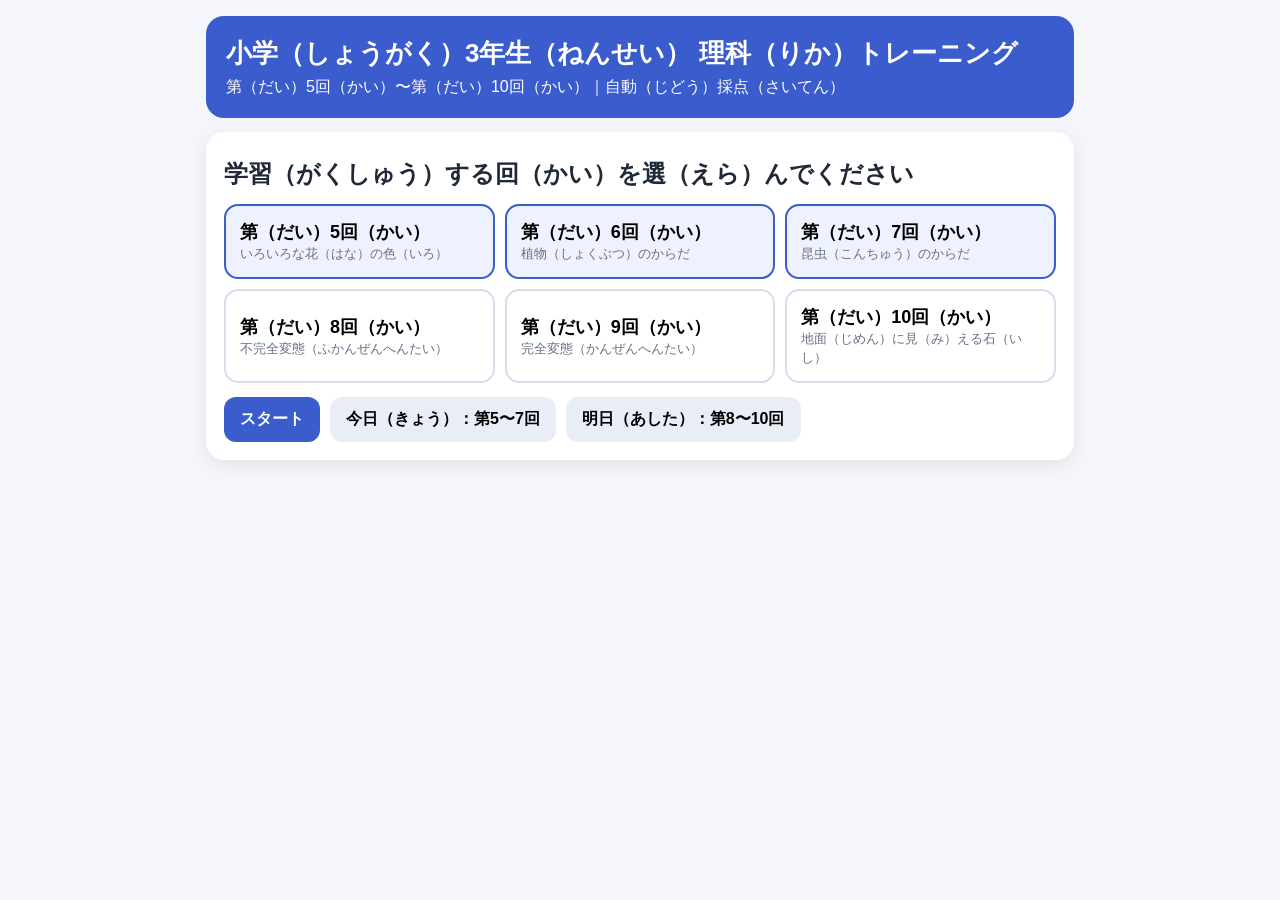
<file: rika/index.html>
<!doctype html>
<html lang="ja">
<head>
<meta charset="utf-8">
<meta name="viewport" content="width=device-width,initial-scale=1,maximum-scale=1,user-scalable=no">
<title>小学3年生 理科トレーニング</title>
<style>
body{margin:0;background:#f4f6fb;color:#1f2937;font-family:-apple-system,BlinkMacSystemFont,"Hiragino Kaku Gothic ProN","Yu Gothic",Meiryo,sans-serif}*{box-sizing:border-box}.wrap{max-width:900px;margin:auto;padding:16px}.card{background:white;border-radius:18px;padding:18px;margin-top:14px;box-shadow:0 5px 18px rgba(0,0,0,.08)}header{background:#3b5ccc;color:#fff;border-radius:18px;padding:20px}h1{margin:0 0 6px;font-size:26px}h2{margin:8px 0 14px}.grid{display:grid;grid-template-columns:repeat(3,1fr);gap:10px}.lesson{padding:14px;border:2px solid #d7ddea;border-radius:14px;background:white;text-align:left}.lesson.active{border-color:#3b5ccc;background:#eef2ff}.lesson b{display:block;font-size:18px}.lesson span{font-size:13px;color:#667085}button{font:inherit}.btn{border:0;border-radius:12px;padding:12px 16px;font-weight:700}.primary{background:#3b5ccc;color:#fff}.secondary{background:#e9edf5}.choices{display:grid;gap:10px;margin-top:18px}.choice{padding:15px;border:2px solid #d7ddea;border-radius:14px;background:#fff;text-align:left;font-size:19px}.choice.correct{background:#eaf8ef;border-color:#15803d}.choice.wrong{background:#fff0f0;border-color:#c62828}.q{font-size:23px;line-height:1.6;font-weight:800}.meta{color:#3b5ccc;font-weight:800;margin-bottom:8px}.explain{margin-top:14px;padding:14px;border-radius:12px;background:#f6f7fb;line-height:1.6}.hidden{display:none}.row{display:flex;gap:10px;flex-wrap:wrap;margin-top:14px}.progress{height:12px;background:#e5e9f2;border-radius:99px;overflow:hidden;margin-top:16px}.progress div{height:100%;background:#3b5ccc}.score{font-size:60px;font-weight:900;color:#3b5ccc;text-align:center}.review{border-left:5px solid #d7ddea;padding:10px 12px;margin:10px 0;background:#fafbff}.review.ok{border-color:#15803d}.review.ng{border-color:#c62828}@media(max-width:600px){.grid{grid-template-columns:1fr 1fr}.q{font-size:21px}}
</style>
</head>
<body>
<div class="wrap">
<header><h1>小学（しょうがく）3年生（ねんせい） 理科（りか）トレーニング</h1><div>第（だい）5回（かい）〜第（だい）10回（かい）｜自動（じどう）採点（さいてん）</div></header>
<section id="setup" class="card"><h2>学習（がくしゅう）する回（かい）を選（えら）んでください</h2><div id="lessonGrid" class="grid"></div><div class="row"><button id="start" class="btn primary">スタート</button><button id="selectToday" class="btn secondary">今日（きょう）：第5〜7回</button><button id="selectTomorrow" class="btn secondary">明日（あした）：第8〜10回</button></div></section>
<section id="quiz" class="card hidden"><div id="meta" class="meta"></div><div id="question" class="q"></div><div id="choices" class="choices"></div><div id="explain" class="explain hidden"></div><div class="progress"><div id="bar" style="width:0%"></div></div><div class="row"><button id="next" class="btn primary hidden">次（つぎ）の問題（もんだい）</button><button id="quit" class="btn secondary">中断（ちゅうだん）</button></div></section>
<section id="result" class="card hidden"><div id="score" class="score"></div><h2 id="title" style="text-align:center"></h2><div id="summary" style="text-align:center"></div><div class="row" style="justify-content:center"><button id="retry" class="btn primary">まちがい直（なお）し</button><button id="back" class="btn secondary">回（かい）を選（えら）び直（なお）す</button></div><div id="review"></div></section>
</div>
<script>
const QUESTIONS=[
{lesson:5,q:"花粉（かふん）をつくる部分（ぶぶん）はどれですか。",choices:["花（はな）びら","おしべ","めしべ","がく"],answer:1,explain:"おしべの先（さき）で花粉（かふん）がつくられます。"},
{lesson:5,q:"成長（せいちょう）して実（み）や種子（しゅし）になる部分（ぶぶん）はどれですか。",choices:["花（はな）びら","おしべ","めしべ","がく"],answer:2,explain:"めしべは成長（せいちょう）して実（み）や種子（しゅし）になります。"},
{lesson:5,q:"つぼみの中（なか）を守（まも）る部分（ぶぶん）はどれですか。",choices:["花（はな）びら","おしべ","めしべ","がく"],answer:3,explain:"がくは、つぼみの中（なか）を守（まも）ります。"},
{lesson:5,q:"花（はな）びらの主（おも）なはたらきはどれですか。",choices:["水（みず）を吸（す）う","虫（むし）をさそう","花粉（かふん）をつくる","根（ね）を支（ささ）える"],answer:1,explain:"目立（めだ）つ色（いろ）やにおいで虫（むし）をさそいます。"},
{lesson:5,q:"黄色（きいろ）い花（はな）をさかせる植物（しょくぶつ）はどれですか。",choices:["タンポポ","ヒガンバナ","ナズナ","アサガオ"],answer:0,explain:"タンポポは黄色（きいろ）い花（はな）をさかせます。"},
{lesson:5,q:"白（しろ）い花（はな）をさかせる植物（しょくぶつ）はどれですか。",choices:["ナズナ","ヒガンバナ","キキョウ","タンポポ"],answer:0,explain:"ナズナは白（しろ）い花（はな）をさかせます。"},
{lesson:5,q:"木（き）にさく花（はな）はどれですか。",choices:["サクラ","タンポポ","アサガオ","ナズナ"],answer:0,explain:"サクラは木（き）にさく花（はな）です。"},
{lesson:5,q:"外国（がいこく）から入（はい）り、日本（にほん）で野生化（やせいか）した植物（しょくぶつ）を何（なん）といいますか。",choices:["木本植物（もくほんしょくぶつ）","帰化植物（きかしょくぶつ）","単子葉植物（たんしようしょくぶつ）","水生植物（すいせいしょくぶつ）"],answer:1,explain:"外国（がいこく）から入（はい）って野生化（やせいか）した植物（しょくぶつ）を帰化植物（きかしょくぶつ）といいます。"},
{lesson:6,q:"根（ね）のはたらきとして正（ただ）しいものはどれですか。",choices:["花粉（かふん）をつくる","植物（しょくぶつ）を支（ささ）え、水分（すいぶん）などを吸（す）う","光合成（こうごうせい）だけをする","虫（むし）をさそう"],answer:1,explain:"根（ね）は植物（しょくぶつ）を支（ささ）え、水（みず）や養分（ようぶん）を吸（す）います。"},
{lesson:6,q:"葉（は）が光（ひかり）を使（つか）って養分（ようぶん）をつくるはたらきを何（なん）といいますか。",choices:["蒸散（じょうさん）","光合成（こうごうせい）","受粉（じゅふん）","羽化（うか）"],answer:1,explain:"葉（は）が光（ひかり）を使（つか）って養分（ようぶん）をつくることを光合成（こうごうせい）といいます。"},
{lesson:6,q:"葉（は）から水蒸気（すいじょうき）を出（だ）すはたらきを何（なん）といいますか。",choices:["蒸散（じょうさん）","光合成（こうごうせい）","変態（へんたい）","受粉（じゅふん）"],answer:0,explain:"葉（は）から水蒸気（すいじょうき）を出（だ）すことを蒸散（じょうさん）といいます。"},
{lesson:6,q:"単子葉植物（たんしようしょくぶつ）の葉脈（ようみゃく）はどれですか。",choices:["網状脈（もうじょうみゃく）","平行脈（へいこうみゃく）","主根（しゅこん）","側根（そっこん）"],answer:1,explain:"単子葉植物（たんしようしょくぶつ）の葉脈（ようみゃく）は平行脈（へいこうみゃく）です。"},
{lesson:6,q:"双子葉植物（そうしようしょくぶつ）の根（ね）はどれですか。",choices:["主根（しゅこん）と側根（そっこん）","ひげ根（ね）","根（ね）がない","すべて水中根（すいちゅうこん）"],answer:0,explain:"双子葉植物（そうしようしょくぶつ）は太（ふと）い主根（しゅこん）と側根（そっこん）をもちます。"},
{lesson:6,q:"イネはどちらですか。",choices:["単子葉植物（たんしようしょくぶつ）","双子葉植物（そうしようしょくぶつ）","昆虫（こんちゅう）","岩石（がんせき）"],answer:0,explain:"イネは単子葉植物（たんしようしょくぶつ）です。"},
{lesson:6,q:"アサガオはどちらですか。",choices:["単子葉植物（たんしようしょくぶつ）","双子葉植物（そうしようしょくぶつ）","菌類（きんるい）","昆虫（こんちゅう）"],answer:1,explain:"アサガオは双子葉植物（そうしようしょくぶつ）です。"},
{lesson:7,q:"昆虫（こんちゅう）の体（からだ）は、どの3つに分（わ）かれますか。",choices:["頭（あたま）・むね・はら","頭（あたま）・胴（どう）・尾（お）","前（まえ）・中（なか）・後（うし）ろ","根（ね）・くき・葉（は）"],answer:0,explain:"昆虫（こんちゅう）の体（からだ）は、頭（あたま）・むね・はらの3つに分（わ）かれます。"},
{lesson:7,q:"昆虫（こんちゅう）のあしは何本（なんぼん）ありますか。",choices:["4本（ほん）","6本（ぽん）","8本（ぽん）","10本（ぽん）"],answer:1,explain:"昆虫（こんちゅう）のあしは6本（ぽん）です。"},
{lesson:7,q:"昆虫（こんちゅう）のあしは体（からだ）のどこから生（は）えていますか。",choices:["頭（あたま）","むね","はら","触角（しょっかく）"],answer:1,explain:"6本（ぽん）のあしは、すべてむねから生（は）えています。"},
{lesson:7,q:"触角（しょっかく）のはたらきはどれですか。",choices:["音（おと）やにおいを感（かん）じる","水（みず）を吸（す）う","羽（はね）を動（うご）かす","卵（たまご）を守（まも）る"],answer:0,explain:"触角（しょっかく）は音（おと）やにおいなどを感（かん）じます。"},
{lesson:7,q:"複眼（ふくがん）とはどのような目（め）ですか。",choices:["小（ちい）さな目（め）が集（あつ）まった目（め）","明暗（めいあん）だけを感（かん）じる目（め）","目（め）がないこと","1つの大（おお）きな目（め）"],answer:0,explain:"複眼（ふくがん）は小（ちい）さな個眼（こがん）が集（あつ）まった目（め）です。"},
{lesson:7,q:"昆虫（こんちゅう）が空気（くうき）を取（と）り入（い）れる穴（あな）を何（なん）といいますか。",choices:["気門（きもん）","口門（こうもん）","葉脈（ようみゃく）","道管（どうかん）"],answer:0,explain:"昆虫（こんちゅう）は気門（きもん）から空気（くうき）を取（と）り入（い）れます。"},
{lesson:7,q:"クモは昆虫（こんちゅう）ですか。",choices:["はい","いいえ"],answer:1,explain:"クモは昆虫（こんちゅう）ではありません。あしは8本（ぽん）です。"},
{lesson:7,q:"モンシロチョウの成虫（せいちゅう）の口（くち）はどれですか。",choices:["かむ口（くち）","吸（す）う口（くち）","なめる口（くち）","口（くち）がない"],answer:1,explain:"チョウの成虫（せいちゅう）は、みつを吸（す）う口（くち）をもちます。"},
{lesson:8,q:"セミの育（そだ）ち方（かた）はどれですか。",choices:["完全変態（かんぜんへんたい）","不完全変態（ふかんぜんへんたい）"],answer:1,explain:"セミは、さなぎの時期（じき）がない不完全変態（ふかんぜんへんたい）です。"},
{lesson:8,q:"トンボの幼虫（ようちゅう）を何（なん）といいますか。",choices:["ヤゴ","ボウフラ","ウジ","イモムシ"],answer:0,explain:"トンボの幼虫（ようちゅう）はヤゴです。"},
{lesson:8,q:"アリとアブラムシの関係（かんけい）として正（ただ）しいものはどれですか。",choices:["たがいに助（たす）け合（あ）う","いつも食（た）べ合（あ）う","関係（かんけい）がない","同（おな）じ昆虫（こんちゅう）である"],answer:0,explain:"アリはアブラムシを守（まも）り、アブラムシの甘（あま）い液（えき）をもらいます。"},
{lesson:9,q:"モンシロチョウの育（そだ）ち方（かた）はどれですか。",choices:["完全変態（かんぜんへんたい）","不完全変態（ふかんぜんへんたい）"],answer:0,explain:"モンシロチョウは卵（たまご）→幼虫（ようちゅう）→さなぎ→成虫（せいちゅう）の完全変態（かんぜんへんたい）です。"},
{lesson:9,q:"カブトムシの育（そだ）ち方（かた）はどれですか。",choices:["完全変態（かんぜんへんたい）","不完全変態（ふかんぜんへんたい）"],answer:0,explain:"カブトムシはさなぎの時期（じき）がある完全変態（かんぜんへんたい）です。"},
{lesson:9,q:"カの幼虫（ようちゅう）を何（なん）といいますか。",choices:["ヤゴ","ボウフラ","ウジ","イモムシ"],answer:1,explain:"カの幼虫（ようちゅう）はボウフラです。"},
{lesson:10,q:"れき・砂（すな）・どろが積（つ）み重（かさ）なってできる岩石（がんせき）を何（なん）といいますか。",choices:["堆積岩（たいせきがん）","火成岩（かせいがん）","変成岩（へんせいがん）","鉱物（こうぶつ）"],answer:0,explain:"れき・砂（すな）・どろなどが積（つ）み重（かさ）なってできた岩石（がんせき）は堆積岩（たいせきがん）です。"},
{lesson:10,q:"マグマが冷（ひ）えて固（かた）まってできる岩石（がんせき）を何（なん）といいますか。",choices:["堆積岩（たいせきがん）","火成岩（かせいがん）","変成岩（へんせいがん）","石灰岩（せっかいがん）"],answer:1,explain:"マグマが冷（ひ）えて固（かた）まってできる岩石（がんせき）は火成岩（かせいがん）です。"},
{lesson:10,q:"生（い）き物（もの）のからだやあとが残（のこ）ったものを何（なん）といいますか。",choices:["化石（かせき）","鉱物（こうぶつ）","土（つち）","結晶（けっしょう）"],answer:0,explain:"昔（むかし）の生（い）き物（もの）のからだやあとが残（のこ）ったものを化石（かせき）といいます。"}
];
const LESSONS={5:"いろいろな花（はな）の色（いろ）",6:"植物（しょくぶつ）のからだ",7:"昆虫（こんちゅう）のからだ",8:"不完全変態（ふかんぜんへんたい）",9:"完全変態（かんぜんへんたい）",10:"地面（じめん）に見（み）える石（いし）"};
let selected=new Set([5,6,7]),items=[],index=0,answers=[],locked=false;const $=id=>document.getElementById(id);function shuffle(a){return[...a].sort(()=>Math.random()-.5)}
function renderLessons(){const grid=$("lessonGrid");grid.innerHTML="";Object.keys(LESSONS).forEach(k=>{const n=Number(k),b=document.createElement("button");b.className="lesson"+(selected.has(n)?" active":"");b.innerHTML="<b>第（だい）"+n+"回（かい）</b><span>"+LESSONS[n]+"</span>";b.onclick=()=>{selected.has(n)?selected.delete(n):selected.add(n);renderLessons()};grid.appendChild(b)})}
function start(custom){items=custom||shuffle(QUESTIONS.filter(x=>selected.has(x.lesson)));if(!items.length){alert("回（かい）を選（えら）んでください。");return}index=0;answers=[];$("setup").classList.add("hidden");$("result").classList.add("hidden");$("quiz").classList.remove("hidden");renderQ()}
function renderQ(){locked=false;const it=items[index];$("meta").textContent="第（だい）"+it.lesson+"回（かい）　問題（もんだい） "+(index+1)+" / "+items.length;$("question").textContent=it.q;$("choices").innerHTML="";$("explain").classList.add("hidden");$("next").classList.add("hidden");it.choices.forEach((c,i)=>{const b=document.createElement("button");b.className="choice";b.textContent=String.fromCharCode(65+i)+"　"+c;b.onclick=()=>choose(i,b);$("choices").appendChild(b)});$("bar").style.width=index/items.length*100+"%"}
function choose(i,btn){if(locked)return;locked=true;const it=items[index];answers[index]=i;[...$("choices").children].forEach((b,j)=>{b.disabled=true;if(j===it.answer)b.classList.add("correct")});if(i!==it.answer)btn.classList.add("wrong");$("explain").textContent=(i===it.answer?"正解（せいかい）！ ":"おしい！ ")+it.explain;$("explain").classList.remove("hidden");$("next").classList.remove("hidden")}
function next(){if(index<items.length-1){index++;renderQ()}else finish()}
function finish(){$("quiz").classList.add("hidden");$("result").classList.remove("hidden");let correct=items.filter((q,i)=>answers[i]===q.answer).length,pct=Math.round(correct/items.length*100);$("score").textContent=pct+"点（てん）";$("title").textContent=pct>=90?"すばらしい！":pct>=75?"よくできました！":"まちがい直（なお）しをしよう";$("summary").textContent=items.length+"問（もん）のうち "+correct+"問（もん）正解（せいかい）";const r=$("review");r.innerHTML="";items.forEach((q,i)=>{const ok=answers[i]===q.answer,d=document.createElement("div");d.className="review "+(ok?"ok":"ng");d.innerHTML="<b>"+(i+1)+". "+q.q+"</b><br>あなたの答（こた）え："+(q.choices[answers[i]]||"未回答（みかいとう）")+"<br>正解（せいかい）："+q.choices[q.answer]+"<br><small>"+q.explain+"</small>";r.appendChild(d)})}
$("start").onclick=()=>start();$("next").onclick=next;$("quit").onclick=()=>{$("quiz").classList.add("hidden");$("setup").classList.remove("hidden")};$("back").onclick=()=>{$("result").classList.add("hidden");$("setup").classList.remove("hidden")};$("retry").onclick=()=>{const wrong=items.filter((q,i)=>answers[i]!==q.answer);if(!wrong.length){alert("全問（ぜんもん）正解（せいかい）です！");return}start(shuffle(wrong))};$("selectToday").onclick=()=>{selected=new Set([5,6,7]);renderLessons()};$("selectTomorrow").onclick=()=>{selected=new Set([8,9,10]);renderLessons()};renderLessons();
</script>
</body>
</html>
</file>
